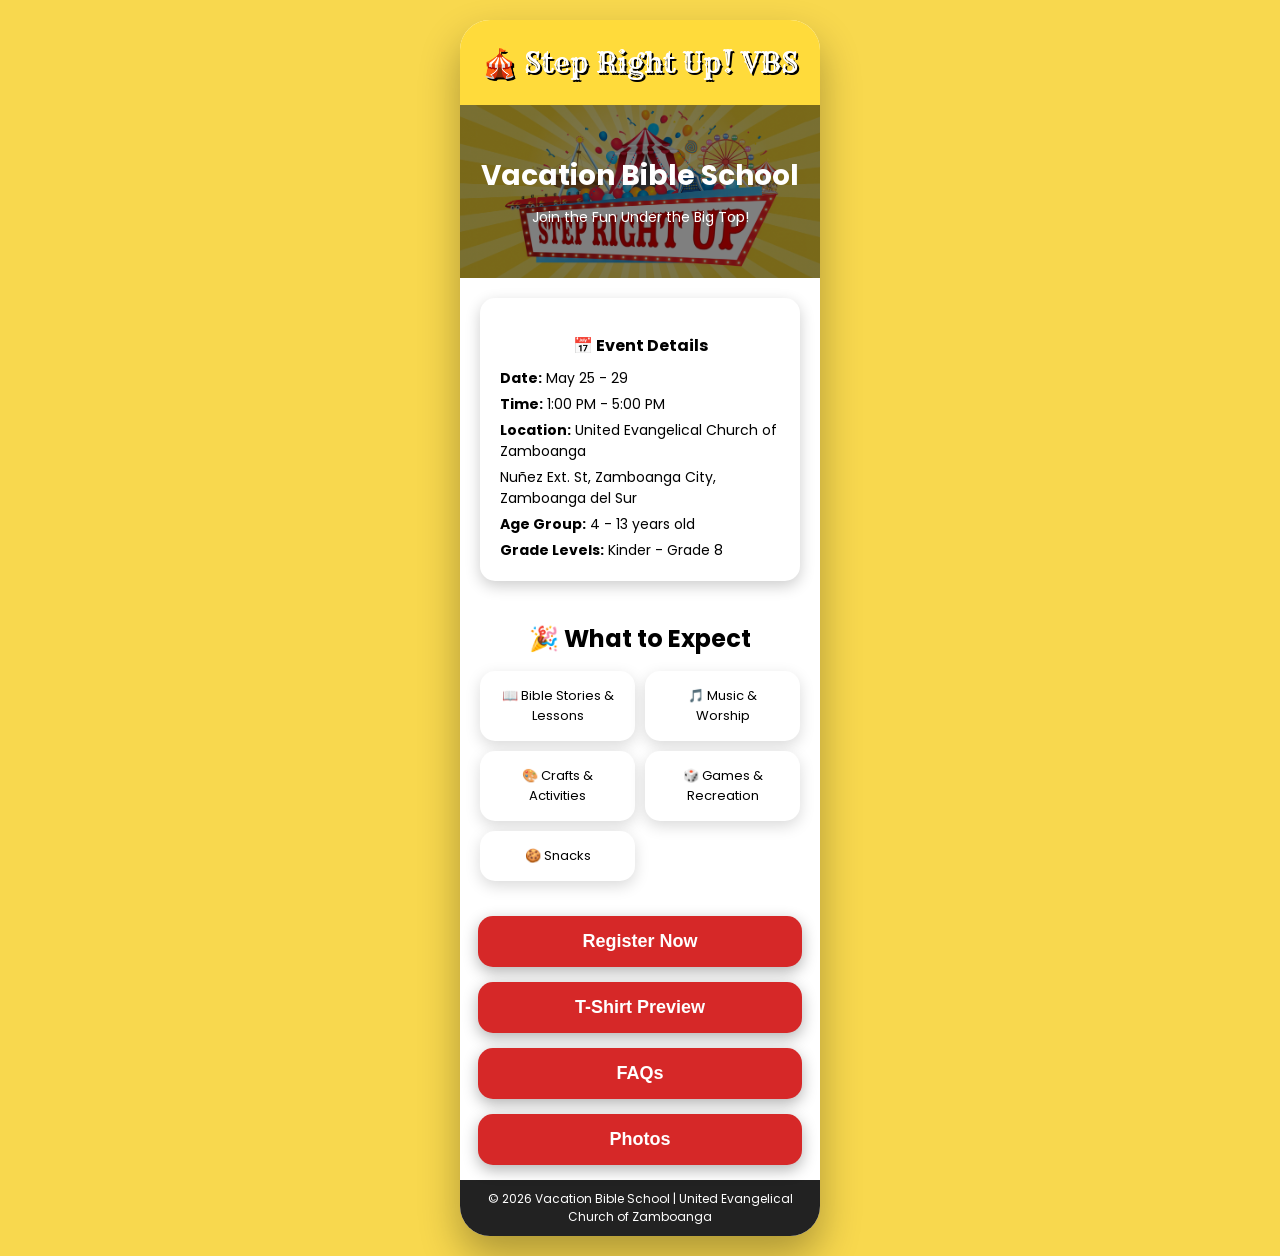
<file: index.html>
<!DOCTYPE html>
<html lang="en">
<head>
<meta charset="UTF-8">
<meta name="viewport" content="width=device-width, initial-scale=1.0">
<title>Vacation Bible School</title>

<link rel="stylesheet" href="home.css">

<link href="https://fonts.googleapis.com/css2?family=Rye&family=Poppins:wght@300;400;600&display=swap" rel="stylesheet">

</head>
<body>

<div class="phone">

<header>
🎪 Step Right Up! VBS 
</header>

<section class="hero">
    <h1>Vacation Bible School</h1>
    <p>Join the Fun Under the Big Top!</p>
</section>

<section class="details">
    <h2>📅 Event Details</h2>
    <p><strong>Date:</strong> May 25 - 29</p>
    <p><strong>Time:</strong> 1:00 PM - 5:00 PM</p>
    <p><strong>Location:</strong> United Evangelical Church of Zamboanga</p>
    <p>Nuñez Ext. St, Zamboanga City, Zamboanga del Sur</p>
    <p><strong>Age Group:</strong> 4 - 13 years old</p>
    <p><strong>Grade Levels:</strong> Kinder - Grade 8</p>
</section>

<section class="activities-section">

<h2>🎉 What to Expect</h2>

<div class="activities">

<div class="card">📖 Bible Stories & Lessons</div>

<div class="card">🎵 Music & Worship</div>

<div class="card">🎨 Crafts & Activities</div>

<div class="card">🎲 Games & Recreation</div>

<div class="card">🍪 Snacks </div>

</div>

</section>

<div class="register-container">
<button class="register-btn" onclick="registerNow()">
 Register Now
</button>
<div class="register-container">
<button class="register-btn" onclick="window.location.href='tshirt.html'">
T-Shirt Preview
</button>
</div>
</div>
<div class="register-container">
<button class="register-btn" onclick="window.location.href='faq.html'">
FAQs
</button>
<div class="register-container">
 <div class="register-container">
<button class="register-btn" onclick="openPhotos()">
 Photos
</button>
</div>
</div>
</div>
<footer>
© 2026 Vacation Bible School | United Evangelical Church of Zamboanga
</footer>

</div>

<script src="home.js"></script>

</body>
</html>
</file>
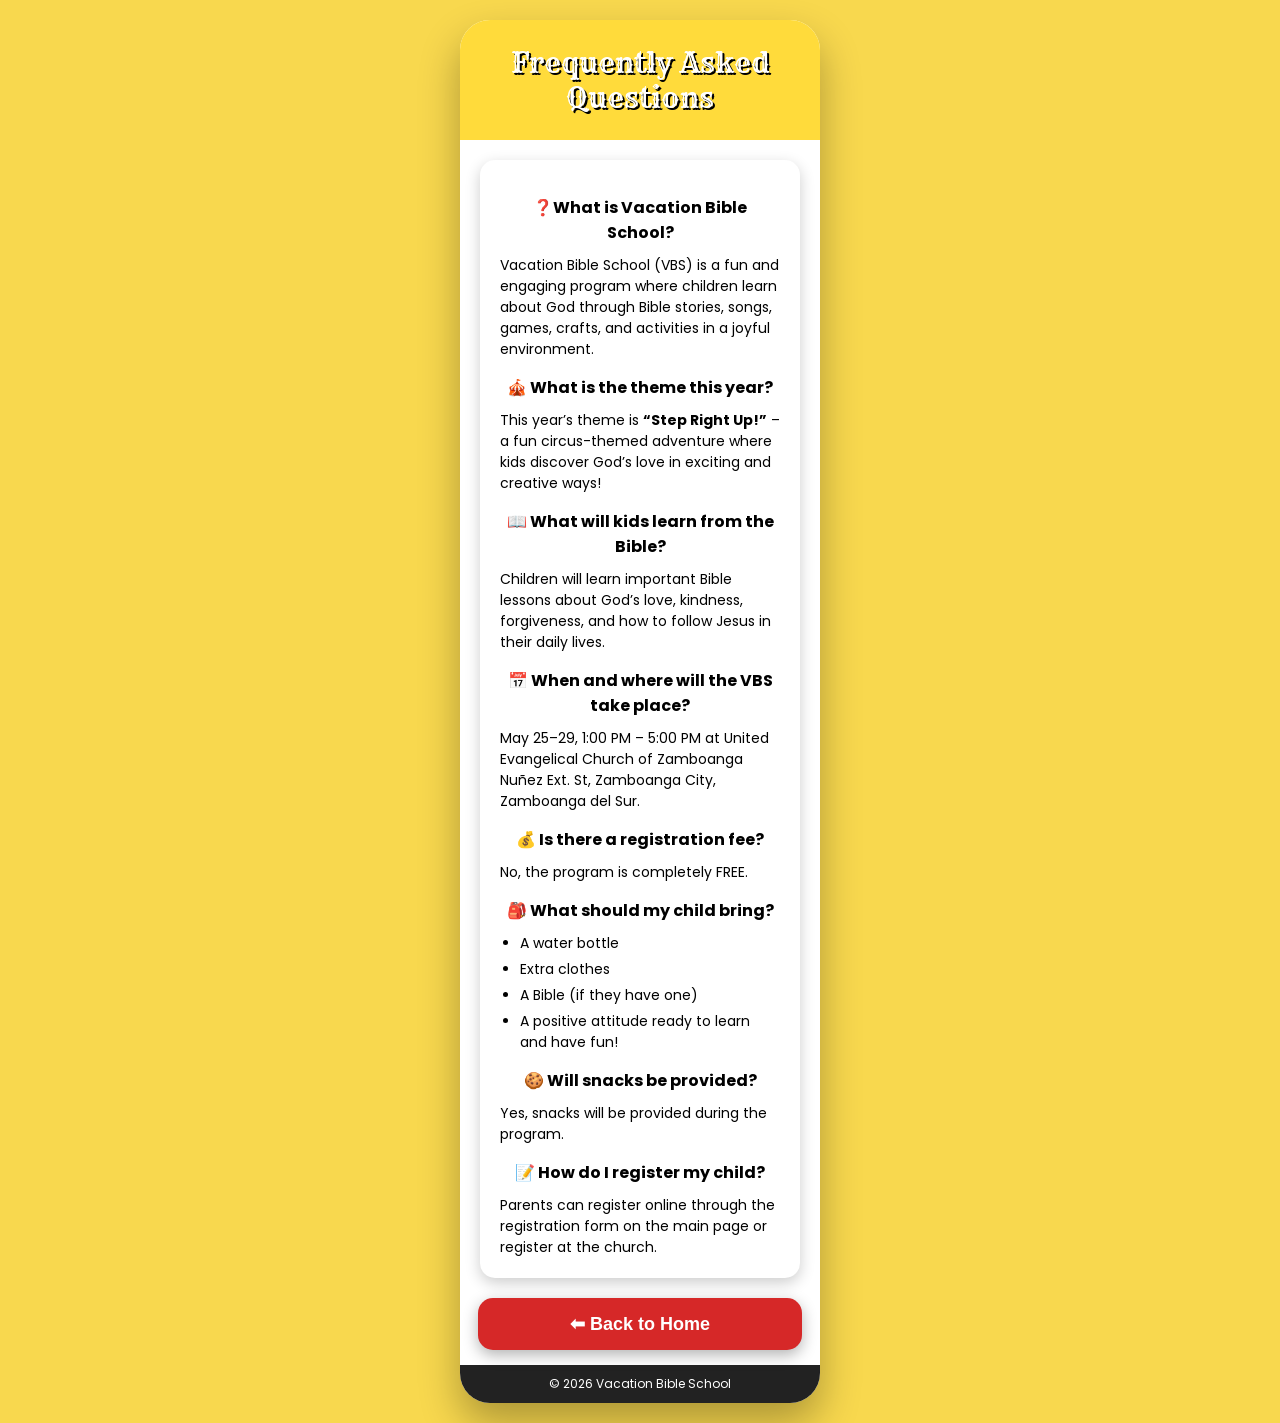
<file: faq.html>
<!DOCTYPE html>
<html lang="en">
<head>
<meta charset="UTF-8">
<meta name="viewport" content="width=device-width, initial-scale=1.0">
<title>VBS FAQs</title>

<link rel="stylesheet" href="home.css">

<link href="https://fonts.googleapis.com/css2?family=Rye&family=Poppins:wght@300;400;600&display=swap" rel="stylesheet">
</head>

<body>

<div class="phone">

<header>
Frequently Asked Questions
</header>

<section class="details">

<h2>❓What is Vacation Bible School?</h2>
<p>
Vacation Bible School (VBS) is a fun and engaging program where children learn about God through Bible stories, songs, games, crafts, and activities in a joyful environment.
</p>

<h2>🎪 What is the theme this year?</h2>
<p>
This year’s theme is <strong>“Step Right Up!”</strong> – a fun circus-themed adventure where kids discover God’s love in exciting and creative ways!
</p>

<h2>📖 What will kids learn from the Bible?</h2>
<p>
Children will learn important Bible lessons about God’s love, kindness, forgiveness, and how to follow Jesus in their daily lives.
</p>

<h2>📅 When and where will the VBS take place?</h2>
<p>
May 25–29, 1:00 PM – 5:00 PM at United Evangelical Church of Zamboanga Nuñez Ext. St, Zamboanga City, Zamboanga del Sur.
</p>

<h2>💰 Is there a registration fee?</h2>
<p>
No, the program is completely FREE.
</p>

<h2>🎒 What should my child bring?</h2>
<ul>
<li>A water bottle</li>
<li>Extra clothes</li>
<li>A Bible (if they have one)</li>
<li>A positive attitude ready to learn and have fun!</li>
</ul>

<h2>🍪 Will snacks be provided?</h2>
<p>
Yes, snacks will be provided during the program.
</p>

<h2>📝 How do I register my child?</h2>
<p>
Parents can register online through the registration form on the main page or register at the church.
</p>


</section>

<div class="register-container">
<button onclick="goHome()" class="register-btn">
⬅ Back to Home
</button>
</div>

<footer>
© 2026 Vacation Bible School
</footer>

</div>

<script src="home.js"></script>

</body>
</html>
</file>
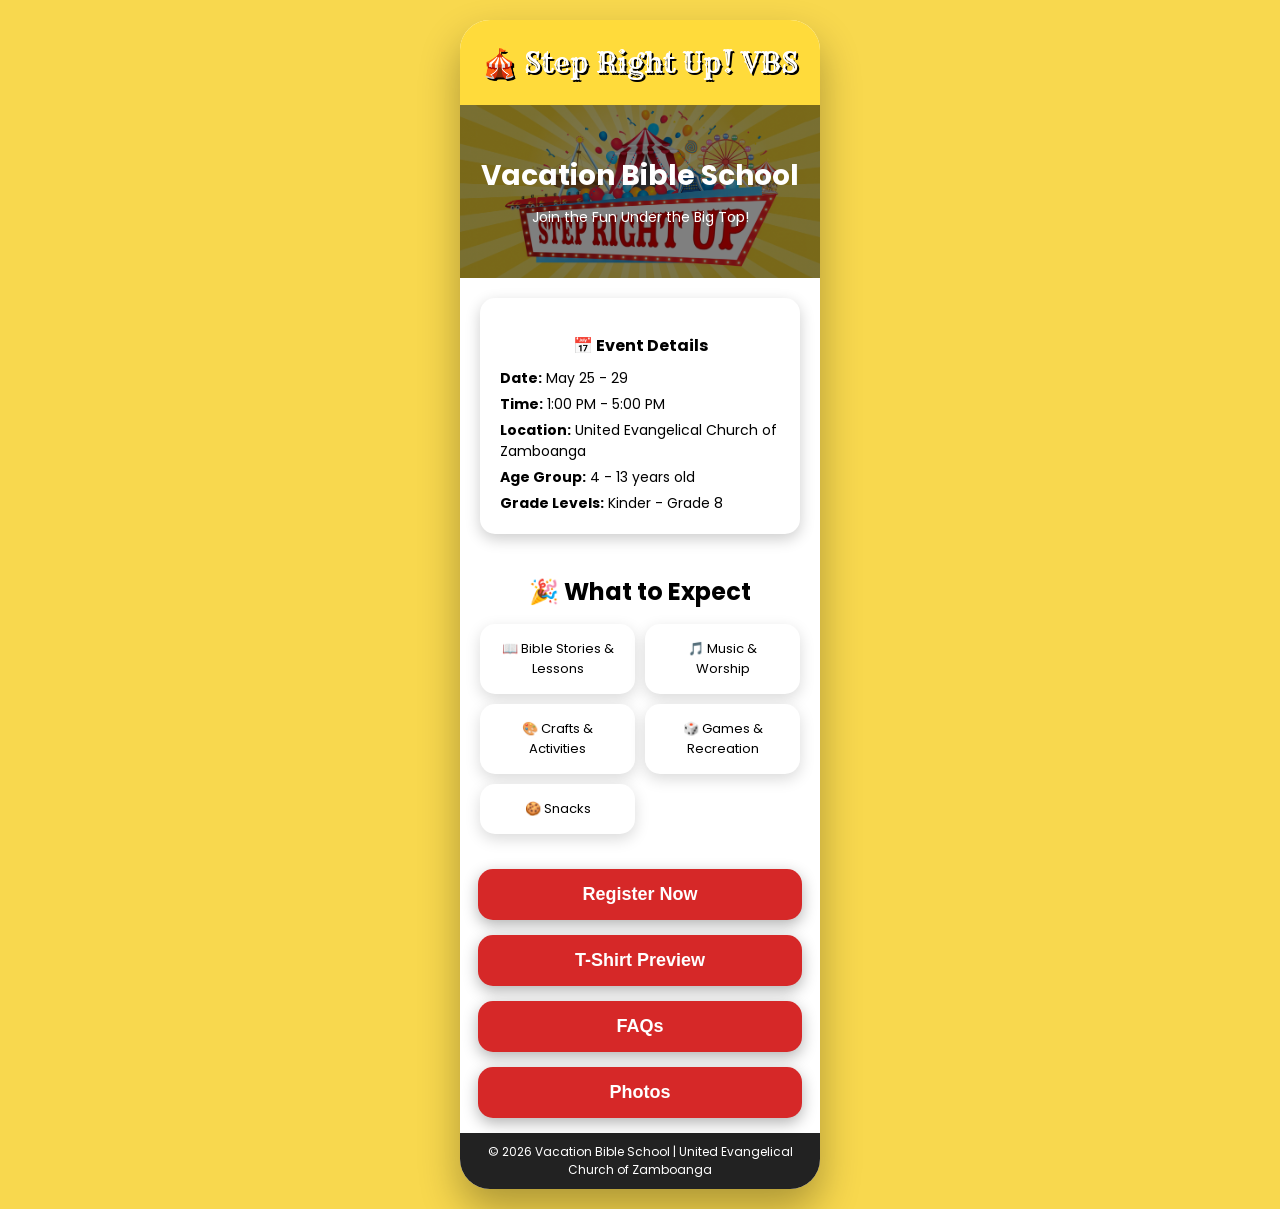
<file: home.html>
<!DOCTYPE html>
<html lang="en">
<head>
<meta charset="UTF-8">
<meta name="viewport" content="width=device-width, initial-scale=1.0">
<title>Vacation Bible School</title>

<link rel="stylesheet" href="home.css">

<link href="https://fonts.googleapis.com/css2?family=Rye&family=Poppins:wght@300;400;600&display=swap" rel="stylesheet">

</head>
<body>

<div class="phone">

<header>
🎪 Step Right Up! VBS 
</header>

<section class="hero">
    <h1>Vacation Bible School</h1>
    <p>Join the Fun Under the Big Top!</p>
</section>

<section class="details">
    <h2>📅 Event Details</h2>
    <p><strong>Date:</strong> May 25 - 29</p>
    <p><strong>Time:</strong> 1:00 PM - 5:00 PM</p>
    <p><strong>Location:</strong> United Evangelical Church of Zamboanga</p>
    <p><strong>Age Group:</strong> 4 - 13 years old</p>
    <p><strong>Grade Levels:</strong> Kinder - Grade 8</p>
</section>

<section class="activities-section">

<h2>🎉 What to Expect</h2>

<div class="activities">

<div class="card">📖 Bible Stories & Lessons</div>

<div class="card">🎵 Music & Worship</div>

<div class="card">🎨 Crafts & Activities</div>

<div class="card">🎲 Games & Recreation</div>

<div class="card">🍪 Snacks </div>

</div>

</section>

<div class="register-container">
<button class="register-btn" onclick="registerNow()">
 Register Now
</button>
<div class="register-container">
<button class="register-btn" onclick="window.location.href='tshirt.html'">
T-Shirt Preview
</button>
</div>
</div>
<div class="register-container">
<button class="register-btn" onclick="window.location.href='faq.html'">
FAQs
</button>
<div class="register-container">
 <div class="register-container">
<button class="register-btn" onclick="openPhotos()">
 Photos
</button>
</div>
</div>
</div>
<footer>
© 2026 Vacation Bible School | United Evangelical Church of Zamboanga
</footer>

</div>

<script src="home.js"></script>

</body>
</html>
</file>
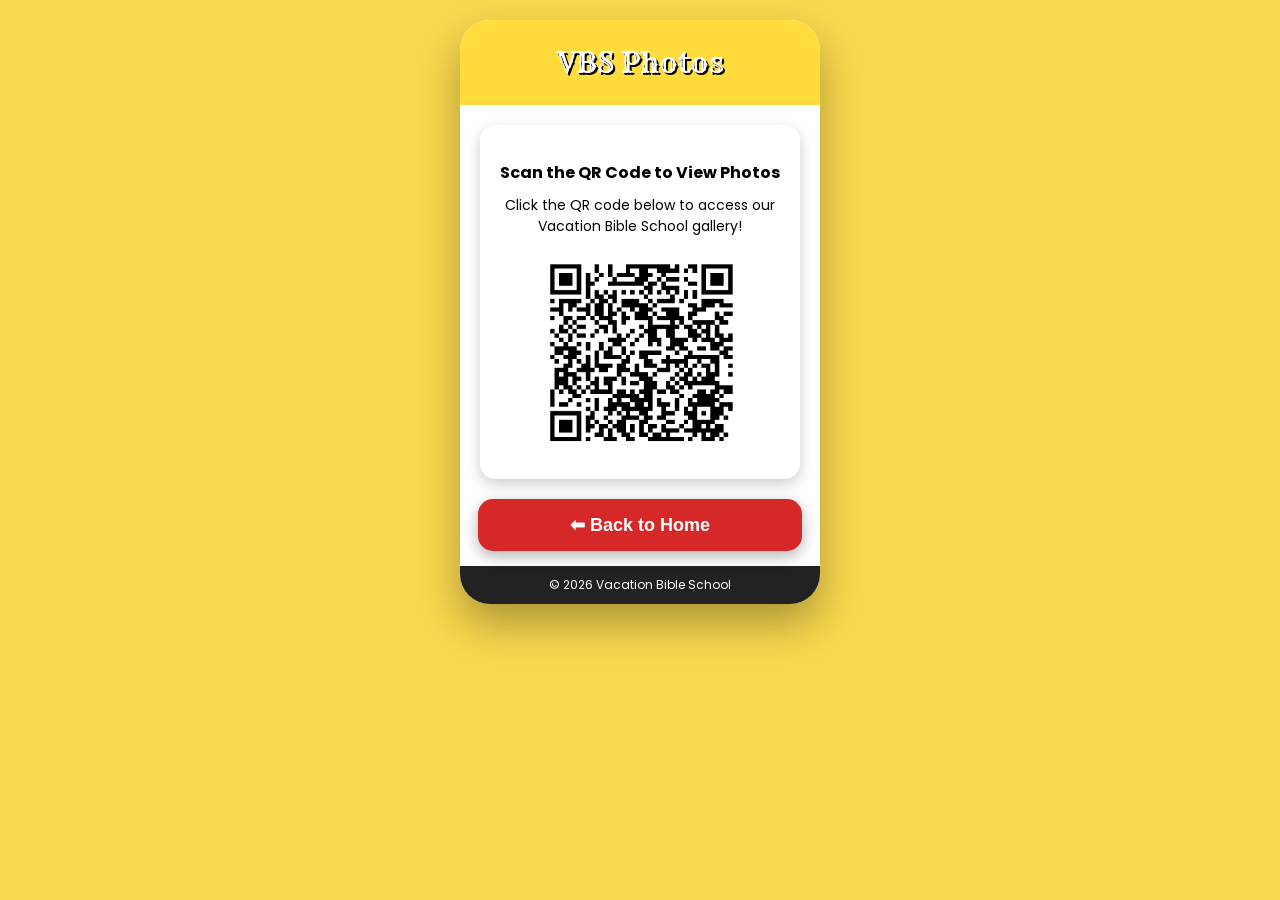
<file: photos.html>
<!DOCTYPE html>
<html lang="en">
<head>
<meta charset="UTF-8">
<meta name="viewport" content="width=device-width, initial-scale=1.0">
<title>VBS Photos</title>

<link rel="stylesheet" href="home.css">
<link href="https://fonts.googleapis.com/css2?family=Rye&family=Poppins:wght@300;400;600&display=swap" rel="stylesheet">

</head>
<body>

<div class="phone">

<header>
VBS Photos
</header>

<section class="details" style="text-align:center;">
    <h2>Scan the QR Code to View Photos</h2>
    <p>Click the QR code below to access our Vacation Bible School gallery!</p>
    <img src="QRsample.png" alt="VBS Photos QR Code" style="width:200px; height:200px; margin-top:15px;">
</section>

<div class="register-container">
    <button onclick="goHome()" class="register-btn">
        ⬅ Back to Home
    </button>
</div>

<footer>
© 2026 Vacation Bible School
</footer>

</div>

<script src="home.js"></script>
</body>
</html>
</file>
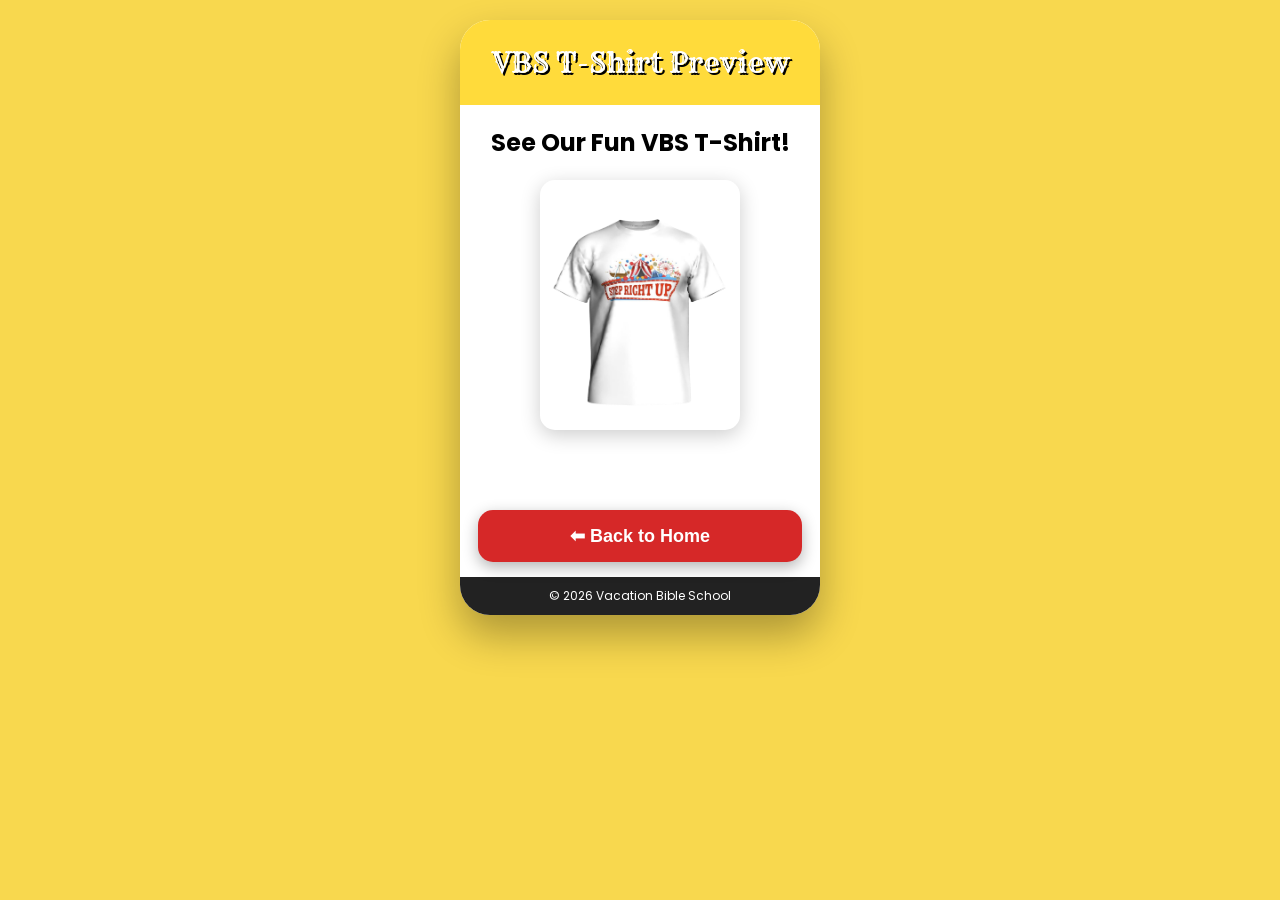
<file: tshirt.html>
<!DOCTYPE html>
<html lang="en">
<head>
<meta charset="UTF-8">
<meta name="viewport" content="width=device-width, initial-scale=1.0">
<title>VBS T-Shirt Preview</title>

<link rel="stylesheet" href="home.css">
<link href="https://fonts.googleapis.com/css2?family=Rye&family=Poppins:wght@300;400;600&display=swap" rel="stylesheet">

<style>
/* Additional styles for T-shirt page */
.tshirt-section {
    padding: 20px;
    text-align: center;
}

.tshirt-section h2 {
    margin-bottom: 20px;
}

.tshirt-preview {
    width: 200px;
    height: 250px;
    background: url("shirt.png") no-repeat center center;
    background-size: contain;
    margin: 0 auto 20px auto;
    box-shadow: 0 5px 20px rgba(0,0,0,0.2);
    border-radius: 15px;
}


</style>

</head>
<body>

<div class="phone">

<header>
 VBS T-Shirt Preview
</header>

<section class="tshirt-section">
    <h2>See Our Fun VBS T-Shirt!</h2>
    <div class="tshirt-preview"></div>
   
    <br>

</section>
<div class="register-container">
<button onclick="goHome()" class="register-btn">
⬅ Back to Home
</button>
</div>

<footer>
© 2026 Vacation Bible School
</footer>

</div>

<script src="home.js"></script>

</body>
</html>
</file>
<file: home.css>
*{
margin:0;
padding:0;
box-sizing:border-box;
}

body{
font-family:'Poppins',sans-serif;
background:#f8d84e;
display:flex;
justify-content:center;
padding:20px;
}

/* PHONE STYLE CONTAINER */
.phone{
width:360px;
background:white;
border-radius:30px;
overflow:hidden;
box-shadow:0 20px 40px rgba(0,0,0,0.3);
}

/* HEADER - circus stripes */
header{
background: repeating-linear-gradient(
45deg,
#ffdb3b,
#ffdb3b 20px,
#ffdb3b 20px,
#ffdb3b 40px
);
color:rgb(255, 255, 255);
text-align:center;
padding:25px 10px;
font-family:'Rye',cursive;
font-size:28px;
text-shadow:2px 2px black;
}

/* HERO */
.hero{
padding:50px 20px;
text-align:center;
background:linear-gradient(rgba(0,0,0,0.5), rgba(0,0,0,0.5)),
url("PosterVBS.png");
background-size:cover;
background-position:center;
color:white;
}

.hero h1{
font-size:28px;
margin-bottom:10px;
}

.hero p{
font-size:14px;
}

/* DETAILS */
.details{
background:#fff;
margin:20px;
padding:20px;
border-radius:15px;
box-shadow:0 5px 15px rgba(0,0,0,0.2);
text-align:left;
}

.details h2{
text-align:center;
margin-bottom:10px;
}

/* ACTIVITIES */
.activities-section{
padding:20px;
text-align:center;
}

.activities{
display:grid;
grid-template-columns:1fr 1fr;
gap:10px;
margin-top:15px;
}

.card{
background:#fff;
padding:15px;
border-radius:15px;
font-size:13px;
box-shadow:0 5px 15px rgba(0,0,0,0.15);
transition:0.3s;
}

/* fun hover */
.card:hover{
transform:scale(1.05) rotate(-2deg);
background:#ffe066;
}

/* REGISTER BUTTON */
.register-container {
    text-align: center;
    margin: 15px 0; /* same margin for all buttons */
}

.register-btn {
    padding: 15px 0; /* vertical padding only, consistent height */
    width: 90%;      /* same width for all buttons */
    font-size: 18px;
    background: #d62828;
    color: white;
    border: none;
    border-radius: 15px;
    cursor: pointer;
    font-weight: bold;
    box-shadow: 0 5px 15px rgba(0,0,0,0.3);
    transition: 0.3s;
    display: inline-block;
    white-space: nowrap; /* prevent text wrap */
}
.register-btn:hover{
background:#a4161a;
transform:scale(1.05);
}

/* FOOTER */
footer{
background:#222;
color:white;
text-align:center;
padding:10px;
font-size:12px;
}
/* FAQ spacing */
.details h2{
margin-top:15px;
font-size:16px;
}

.details p, .details li{
font-size:14px;
margin-top:5px;
}

.details ul{
padding-left:20px;
}
/* MOBILE FULL WIDTH (optional if opened on phone) */
/* Highlight blinking animation */
@keyframes blinkHighlight {
    0% { background-color: #ffe066; }
    50% { background-color: white; }
    100% { background-color: #ffe066; }
}

.highlight-blink {
    animation: blinkHighlight 1s ease-in-out 3; /* 1s duration, 3 times */
    padding: 5px 10px; /* optional: give it a little padding so highlight is visible */
    border-radius: 5px; /* optional: rounded corners for better look */
}
@media(max-width:400px){
.phone{
width:100%;
border-radius:0;
}

}
</file>
